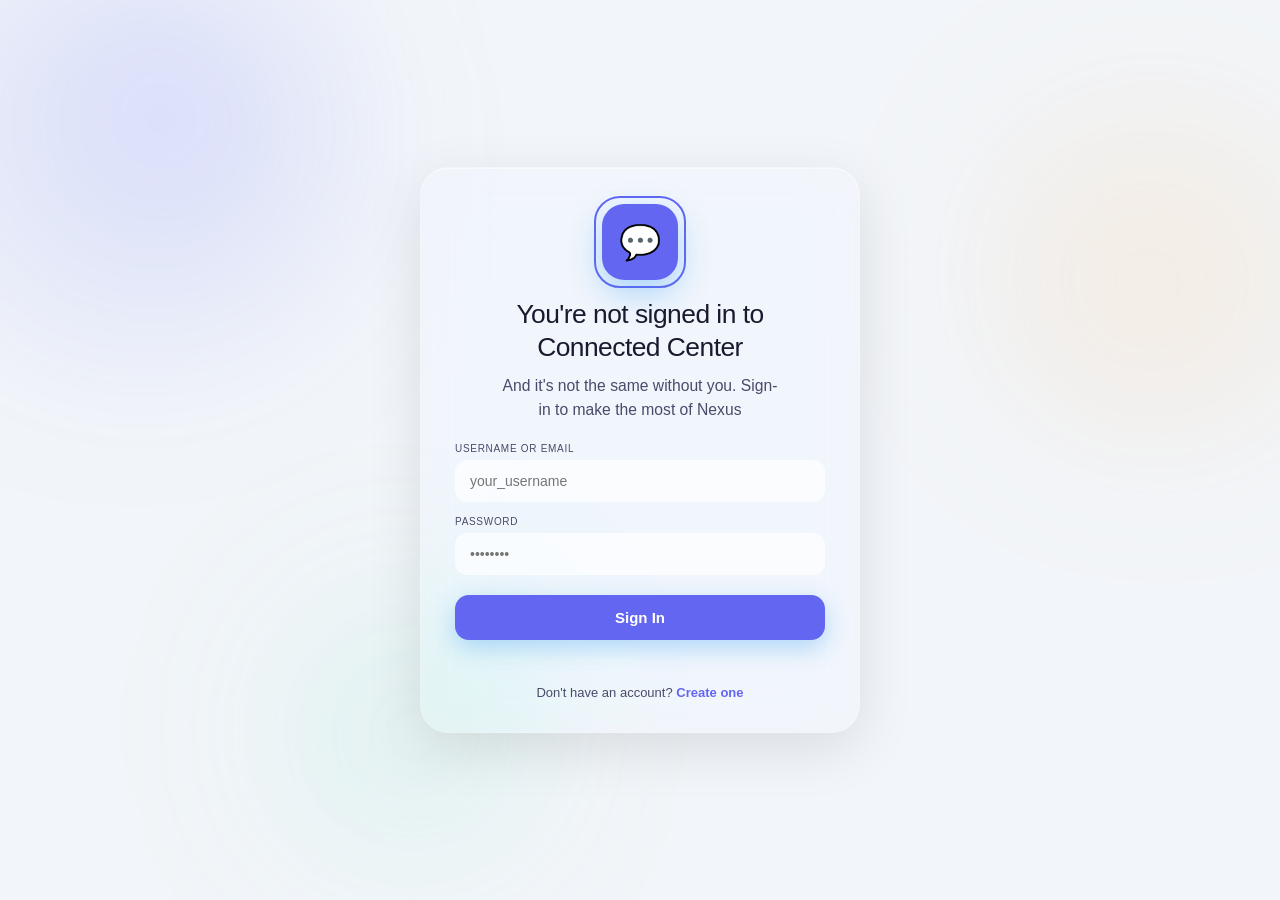
<file: www.sync.nexus/connectedcenternew/index.html>
<!DOCTYPE html>
<html lang="en">

<!-- Mirrored from www.sync.nexus/connectedcenternew/index.php by HTTrack Website Copier/3.x [XR&CO'2014], Fri, 06 Nov 2026 01:59:03 GMT -->
<!-- Added by HTTrack --><meta http-equiv="content-type" content="text/html;charset=UTF-8" /><!-- /Added by HTTrack -->
<head>
<meta charset="UTF-8" />
<meta name="viewport" content="width=device-width, initial-scale=1.0" />
<title>Connected Center — Login</title>
<script src="../theme-sync.js"></script>
<style>
  *, *::before, *::after { box-sizing: border-box; margin: 0; padding: 0; }
  body, input, button, label {
    font-family: 'Avenir Next Regular', 'Avenir Next', 'Avenir', sans-serif;
    font-weight: 400;
  }
  h1, h2, strong { font-family: 'Avenir Next Medium', 'Avenir Next', 'Avenir', sans-serif !important; font-weight: 500 !important; }
  body {
    min-height: 100vh;
    background: var(--theme-bg, #f0f4f9);
    display: flex; align-items: center; justify-content: center;
    color: var(--theme-text-primary, #1a1a2e);
    padding: 24px 16px;
  }
  .blur-bg { position: fixed; z-index: 0; inset: 0; pointer-events: none; overflow: hidden; }
  .blur-ball { position: absolute; border-radius: 50%; filter: blur(80px); opacity: 0; mix-blend-mode: lighten; animation: ballFloat 18s ease-in-out infinite alternate, ballIn 1.2s cubic-bezier(.4,0,.2,1) forwards; }
  .bb1 { width: 420px; height: 420px; background: var(--theme-ball-1, rgba(130,180,255,0.5)); left: -80px; top: -60px; animation-delay: 0s, 0.1s; }
  .bb2 { width: 340px; height: 340px; background: var(--theme-ball-2, rgba(200,160,255,0.45)); right: -60px; top: 10vh; animation-delay: 3s, 0.3s; }
  .bb3 { width: 280px; height: 280px; background: var(--theme-ball-3, rgba(130,230,200,0.4)); left: 20vw; bottom: 5vh; animation-delay: 6s, 0.5s; }
  @keyframes ballFloat { 0% { transform: translateY(0); } 100% { transform: translateY(-28px); } }
  @keyframes ballIn { 0% { opacity: 0; } 100% { opacity: 0.55; } }
  @keyframes cardIn { from { opacity:0; transform: translateY(24px) scale(0.96); } to { opacity:1; transform: none; } }
  @keyframes riseIn { from { opacity:0; transform: translateY(14px); } to { opacity:1; transform: none; } }
  @keyframes iconFloat { 0%, 100% { transform: translateY(0); } 50% { transform: translateY(-6px); } }
  @keyframes pulseRing {
    0% { transform: scale(0.9); opacity: 0.5; }
    70% { transform: scale(1.35); opacity: 0; }
    100% { opacity: 0; }
  }

  .card {
    position: relative; z-index: 1;
    width: 440px; max-width: calc(100vw - 32px);
    background: var(--theme-glass-tint, rgba(255,255,255,0.72));
    border: 1px solid var(--theme-glass-border, rgba(255,255,255,0.7));
    border-radius: 28px;
    padding: 36px 34px 32px;
    backdrop-filter: blur(28px) saturate(180%);
    -webkit-backdrop-filter: blur(28px) saturate(180%);
    box-shadow: 0 16px 56px rgba(0,0,0,0.1), inset 0 1px 0 rgba(255,255,255,0.6);
    animation: cardIn 0.5s cubic-bezier(0.22,1,0.36,1);
  }

  .gate { text-align: center; margin-bottom: 22px; }
  .gate-icon-wrap {
    position: relative;
    width: 76px; height: 76px;
    margin: 0 auto 18px;
    animation: riseIn 0.55s cubic-bezier(0.22,1,0.36,1) both;
  }
  .gate-icon-wrap::before {
    content: '';
    position: absolute; inset: -8px;
    border-radius: 26px;
    border: 2px solid var(--theme-accent, #2196f3);
    animation: pulseRing 2.4s ease-out infinite;
  }
  .gate-icon {
    width: 76px; height: 76px; border-radius: 22px;
    background: linear-gradient(145deg, var(--theme-accent, #2196f3), #6366f1);
    display: flex; align-items: center; justify-content: center;
    font-size: 34px;
    box-shadow: 0 12px 32px rgba(33,150,243,0.35);
    animation: iconFloat 4s ease-in-out infinite;
    position: relative; z-index: 1;
  }
  .gate h1 {
    font-size: clamp(1.35rem, 4vw, 1.65rem);
    color: var(--theme-text-primary, #1a1a2e);
    line-height: 1.25;
    letter-spacing: -0.02em;
    margin: 0 0 10px;
    animation: riseIn 0.55s 0.08s cubic-bezier(0.22,1,0.36,1) both;
  }
  .gate .subtitle {
    color: var(--theme-text-secondary, #666);
    font-size: 0.98rem;
    line-height: 1.5;
    max-width: 32ch;
    margin: 0 auto;
    animation: riseIn 0.55s 0.14s cubic-bezier(0.22,1,0.36,1) both;
  }

  .form-block {
    animation: riseIn 0.55s 0.2s cubic-bezier(0.22,1,0.36,1) both;
  }

  .msg { padding: 10px 14px; border-radius: 12px; font-size: 13px; margin-bottom: 14px; }
  .msg-err  { background: rgba(229,57,53,0.1); color: #c62828; }
  .msg-info { background: rgba(33,150,243,0.1); color: #1565c0; }

  label { display: block; font-size: 10px; font-weight: 500; text-transform: uppercase; letter-spacing: 0.7px; color: var(--theme-text-secondary, #888); margin-bottom: 6px; margin-top: 14px; }
  input {
    width: 100%;
    background: rgba(255,255,255,0.65);
    border: 1px solid var(--theme-glass-border, rgba(0,0,0,0.12));
    border-radius: 12px; color: var(--theme-text-primary, #1a1a2e);
    font-family: inherit; font-size: 14px;
    padding: 12px 14px; outline: none;
    transition: border-color 0.15s, box-shadow 0.15s, transform 0.15s;
  }
  input:focus {
    border-color: var(--theme-accent, #2196f3);
    box-shadow: 0 0 0 3px rgba(33,150,243,0.14);
    transform: translateY(-1px);
  }

  .btn {
    width: 100%; background: var(--theme-accent, #2196f3); color: #fff;
    border: none; border-radius: 14px;
    padding: 14px; font-family: inherit; font-size: 15px; font-weight: 600;
    cursor: pointer; margin-top: 20px;
    transition: filter 0.15s, transform 0.1s, box-shadow 0.2s;
    box-shadow: 0 8px 24px rgba(33,150,243,0.32);
  }
  .btn:hover { filter: brightness(1.08); box-shadow: 0 12px 28px rgba(33,150,243,0.4); }
  .btn:active { transform: scale(0.98); }

  .divider { height: 1px; background: var(--theme-glass-border, rgba(0,0,0,0.08)); margin: 22px 0; }
  .footer-links { text-align: center; font-size: 13px; color: var(--theme-text-secondary, #888); }
  .footer-links a { color: var(--theme-accent, #2196f3); text-decoration: none; font-weight: 600; }
  .footer-links a:hover { text-decoration: underline; }

  body.embed-mode { min-height: 100%; padding: 12px; }
  body.embed-mode .card { width: 100%; max-width: none; padding: 12px 14px 16px; box-shadow: none; border: none; background: transparent; backdrop-filter: none; -webkit-backdrop-filter: none; animation: none; }
  body.embed-mode .blur-bg { display: none; }
  body.embed-mode .gate { display: none; }
  body.embed-mode .form-block { animation: none; }
  body.embed-mode label:first-of-type { margin-top: 0; }
  body.embed-mode .btn { margin-top: 16px; padding: 12px; }
</style>
</head>
<body>
<div class="blur-bg">
  <div class="blur-ball bb1"></div>
  <div class="blur-ball bb2"></div>
  <div class="blur-ball bb3"></div>
</div>
<div class="card">
  <div class="gate">
    <div class="gate-icon-wrap">
      <div class="gate-icon" aria-hidden="true">💬</div>
    </div>
    <h1>You're not signed in to Connected Center</h1>
    <p class="subtitle">And it's not the same without you. Sign-in to make the most of Nexus</p>
  </div>

  <div class="form-block">
        
    <form method="POST" autocomplete="on">
            <label>Username or Email</label>
      <input type="text" name="identifier" placeholder="your_username" autocomplete="username" required />
      <label>Password</label>
      <input type="password" name="password" placeholder="••••••••" autocomplete="current-password" required />
      <button class="btn" type="submit">Sign In</button>
    </form>

    <div class="divider"></div>
    <div class="footer-links">
      Don't have an account? <a href="signup.html">Create one</a>
    </div>
  </div>
</div>
</body>

<!-- Mirrored from www.sync.nexus/connectedcenternew/index.php by HTTrack Website Copier/3.x [XR&CO'2014], Fri, 06 Nov 2026 01:59:04 GMT -->
</html>
</file>
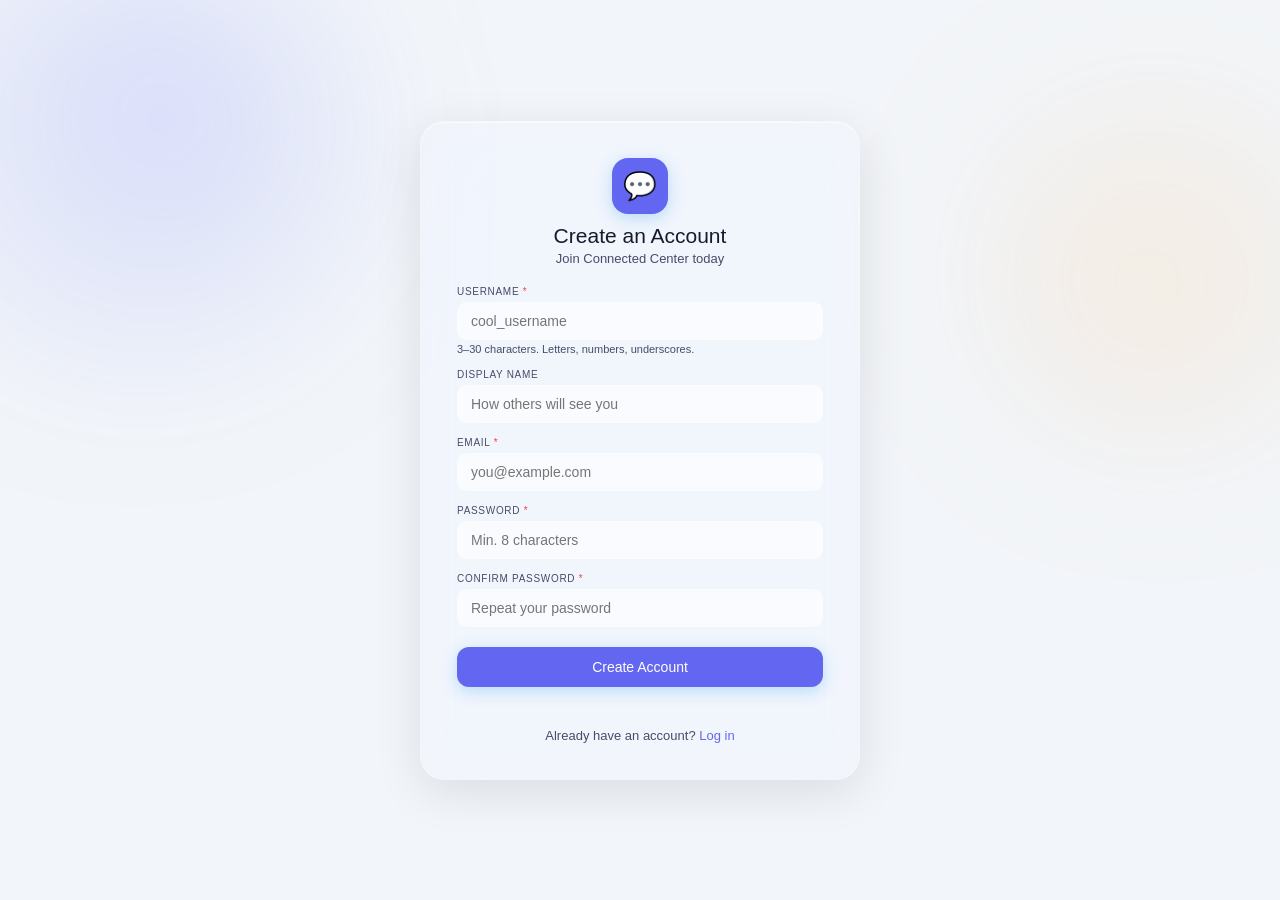
<file: www.sync.nexus/connectedcenternew/signup.html>
<!DOCTYPE html>
<html lang="en">

<!-- Mirrored from www.sync.nexus/connectedcenternew/signup.php by HTTrack Website Copier/3.x [XR&CO'2014], Fri, 06 Nov 2026 01:59:07 GMT -->
<!-- Added by HTTrack --><meta http-equiv="content-type" content="text/html;charset=UTF-8" /><!-- /Added by HTTrack -->
<head>
<meta charset="UTF-8" />
<meta name="viewport" content="width=device-width, initial-scale=1.0" />
<title>Connected Center — Sign Up</title>
<script src="../theme-sync.js"></script>
<style>
  *, *::before, *::after { box-sizing: border-box; margin: 0; padding: 0; }
  body, input, button { font-family: 'Avenir Next Regular', 'Avenir Next', 'Avenir', sans-serif; font-weight: 400; }
  h1, h2, strong { font-family: 'Avenir Next Medium', 'Avenir Next', 'Avenir', sans-serif !important; font-weight: 500 !important; }
  body { min-height: 100vh; background: var(--theme-bg, #f0f4f9); display: flex; align-items: center; justify-content: center; color: var(--theme-text-primary, #1a1a2e); padding: 24px 0; }
  .blur-bg { position: fixed; z-index: 0; inset: 0; pointer-events: none; overflow: hidden; }
  .blur-ball { position: absolute; border-radius: 50%; filter: blur(80px); opacity: 0; mix-blend-mode: lighten; animation: ballFloat 18s ease-in-out infinite alternate, ballIn 1.2s cubic-bezier(.4,0,.2,1) forwards; }
  .bb1 { width: 420px; height: 420px; background: var(--theme-ball-1, rgba(130,180,255,0.5)); left: -80px; top: -60px; animation-delay: 0s, 0.1s; }
  .bb2 { width: 340px; height: 340px; background: var(--theme-ball-2, rgba(200,160,255,0.45)); right: -60px; top: 10vh; animation-delay: 3s, 0.3s; }
  @keyframes ballFloat { 0% { transform: translateY(0); } 100% { transform: translateY(-28px); } }
  @keyframes ballIn { 0% { opacity: 0; } 100% { opacity: 0.55; } }
  .card { position: relative; z-index: 1; width: 440px; max-width: calc(100vw - 32px); background: var(--theme-glass-tint, rgba(255,255,255,0.72)); border: 1px solid var(--theme-glass-border, rgba(255,255,255,0.7)); border-radius: 24px; padding: 36px; backdrop-filter: blur(28px) saturate(180%); -webkit-backdrop-filter: blur(28px) saturate(180%); box-shadow: 0 12px 48px rgba(0,0,0,0.1), inset 0 1px 0 rgba(255,255,255,0.6); animation: cardIn 0.4s cubic-bezier(0.22,1,0.36,1); }
  @keyframes cardIn { from { opacity:0; transform: translateY(20px) scale(0.97); } to { opacity:1; transform:none; } }
  .logo { text-align: center; margin-bottom: 20px; }
  .logo-icon { width: 56px; height: 56px; border-radius: 16px; background: var(--theme-accent, #2196f3); display: inline-flex; align-items: center; justify-content: center; font-size: 27px; margin-bottom: 10px; box-shadow: 0 4px 16px rgba(33,150,243,0.28); }
  h1 { font-size: 21px; color: var(--theme-text-primary, #1a1a2e); text-align: center; }
  .subtitle { text-align: center; color: var(--theme-text-secondary, #888); font-size: 13px; margin-top: 3px; margin-bottom: 20px; }
  .msg-err { padding: 10px 14px; border-radius: 10px; background: rgba(229,57,53,0.1); color: #c62828; font-size: 13px; margin-bottom: 14px; }
  label { display: block; font-size: 10px; font-weight: 500; text-transform: uppercase; letter-spacing: 0.7px; color: var(--theme-text-secondary, #888); margin-bottom: 5px; margin-top: 14px; }
  .note { font-size: 11px; color: var(--theme-text-secondary, #aaa); margin-top: 3px; text-transform: none; letter-spacing: 0; }
  input { width: 100%; background: rgba(255,255,255,0.6); border: 1px solid var(--theme-glass-border, rgba(0,0,0,0.12)); border-radius: 10px; color: var(--theme-text-primary, #1a1a2e); font-family: inherit; font-size: 14px; padding: 10px 13px; outline: none; transition: border-color 0.15s, box-shadow 0.15s; }
  input:focus { border-color: var(--theme-accent, #2196f3); box-shadow: 0 0 0 3px rgba(33,150,243,0.12); }
  .btn { width: 100%; background: var(--theme-accent, #2196f3); color: #fff; border: none; border-radius: 12px; padding: 12px; font-family: inherit; font-size: 14px; font-weight: 500; cursor: pointer; margin-top: 20px; transition: filter 0.15s, transform 0.1s; box-shadow: 0 4px 16px rgba(33,150,243,0.28); }
  .btn:hover { filter: brightness(1.1); }
  .btn:active { transform: scale(0.98); }
  .divider { height: 1px; background: var(--theme-glass-border, rgba(0,0,0,0.08)); margin: 20px 0; }
  .footer-links { text-align: center; font-size: 13px; color: var(--theme-text-secondary, #888); }
  .footer-links a { color: var(--theme-accent, #2196f3); text-decoration: none; font-weight: 500; }
</style>
</head>
<body>
<div class="blur-bg">
  <div class="blur-ball bb1"></div>
  <div class="blur-ball bb2"></div>
</div>
<div class="card">
  <div class="logo">
    <div class="logo-icon">💬</div>
    <h1>Create an Account</h1>
    <p class="subtitle">Join Connected Center today</p>
  </div>

  
  <form method="POST" autocomplete="on">
        <label>Username <span style="color:#f23f43">*</span></label>
    <input type="text" name="username" value="" placeholder="cool_username" pattern="[a-zA-Z0-9_]{3,30}" required />
    <p class="note">3–30 characters. Letters, numbers, underscores.</p>

    <label>Display Name</label>
    <input type="text" name="display_name" value="" placeholder="How others will see you" maxlength="100" />

    <label>Email <span style="color:#f23f43">*</span></label>
    <input type="email" name="email" value="" placeholder="you@example.com" required />

    <label>Password <span style="color:#f23f43">*</span></label>
    <input type="password" name="password" placeholder="Min. 8 characters" required />

    <label>Confirm Password <span style="color:#f23f43">*</span></label>
    <input type="password" name="confirm" placeholder="Repeat your password" required />

    <button class="btn" type="submit">Create Account</button>
  </form>

  <div class="divider"></div>
  <div class="footer-links">Already have an account? <a href="index.html">Log in</a></div>
</div>
</body>

<!-- Mirrored from www.sync.nexus/connectedcenternew/signup.php by HTTrack Website Copier/3.x [XR&CO'2014], Fri, 06 Nov 2026 01:59:07 GMT -->
</html>
</file>
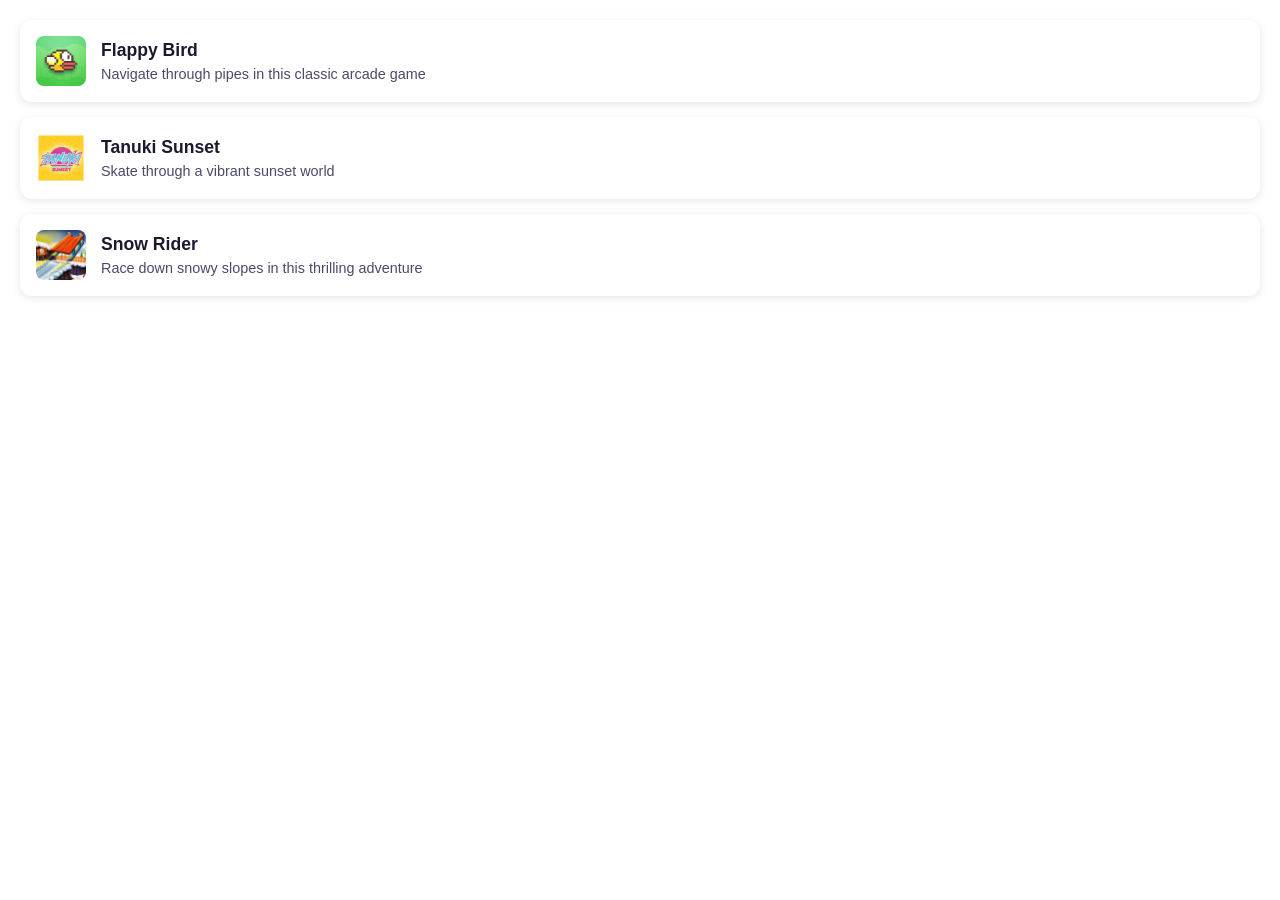
<file: www.sync.nexus/dash/featuredgames.html>
<!DOCTYPE html>
<html lang="en">

<!-- Mirrored from www.sync.nexus/dash/featuredgames.html by HTTrack Website Copier/3.x [XR&CO'2014], Fri, 06 Nov 2026 01:59:04 GMT -->
<head>
  <meta charset="UTF-8">
  <meta name="viewport" content="width=device-width, initial-scale=1.0">
  <title>Featured Games</title>
  <script src="../theme-sync.js" defer></script>
  <style>
    body {
      font-family: 'Avenir', Arial, Helvetica, sans-serif;
      margin: 0;
      padding: 20px;
      background-color: transparent;
      color: var(--theme-text-primary, #333);
    }
    .games-container {
      display: flex;
      flex-direction: column;
      gap: 15px;
    }
    .game-box {
      display: flex;
      align-items: center;
      padding: 15px;
      background-color: var(--theme-glass-tint, rgba(255, 255, 255, 0.9));
      border: 1px solid var(--theme-glass-border, rgba(255, 255, 255, 0.4));
      border-radius: 12px;
      box-shadow: 0 2px 8px rgba(0, 0, 0, 0.1);
      transition: transform 0.2s ease;
      backdrop-filter: blur(20px) saturate(140%);
      -webkit-backdrop-filter: blur(20px) saturate(140%);
    }
    .game-box:hover {
      transform: translateY(-2px);
      box-shadow: 0 4px 12px rgba(0, 0, 0, 0.15);
    }
    .game-logo {
      width: 50px;
      height: 50px;
      border-radius: 8px;
      margin-right: 15px;
    }
    .game-info {
      flex: 1;
    }
    .game-title {
      font-weight: 600;
      font-size: 1.1rem;
      color: var(--theme-text-primary, #333);
      margin: 0 0 5px 0;
    }
    .game-description {
      font-size: 0.9rem;
      color: var(--theme-text-secondary, #666);
      margin: 0;
    }
  </style>
</head>
<body>
  <div class="games-container">
    <div class="game-box">
      <img src="gamelogos/flappybird.png" alt="Flappy Bird" class="game-logo">
      <div class="game-info">
        <h3 class="game-title">Flappy Bird</h3>
        <p class="game-description">Navigate through pipes in this classic arcade game</p>
      </div>
    </div>
    
    <div class="game-box">
      <img src="gamelogos/tanukisunset.png" alt="Tanuki Sunset" class="game-logo">
      <div class="game-info">
        <h3 class="game-title">Tanuki Sunset</h3>
        <p class="game-description">Skate through a vibrant sunset world</p>
      </div>
    </div>
    
    <div class="game-box">
      <img src="gamelogos/snowrider.png" alt="Snow Rider" class="game-logo">
      <div class="game-info">
        <h3 class="game-title">Snow Rider</h3>
        <p class="game-description">Race down snowy slopes in this thrilling adventure</p>
      </div>
    </div>
  </div>
</body>

<!-- Mirrored from www.sync.nexus/dash/featuredgames.html by HTTrack Website Copier/3.x [XR&CO'2014], Fri, 06 Nov 2026 01:59:07 GMT -->
</html>
</file>
